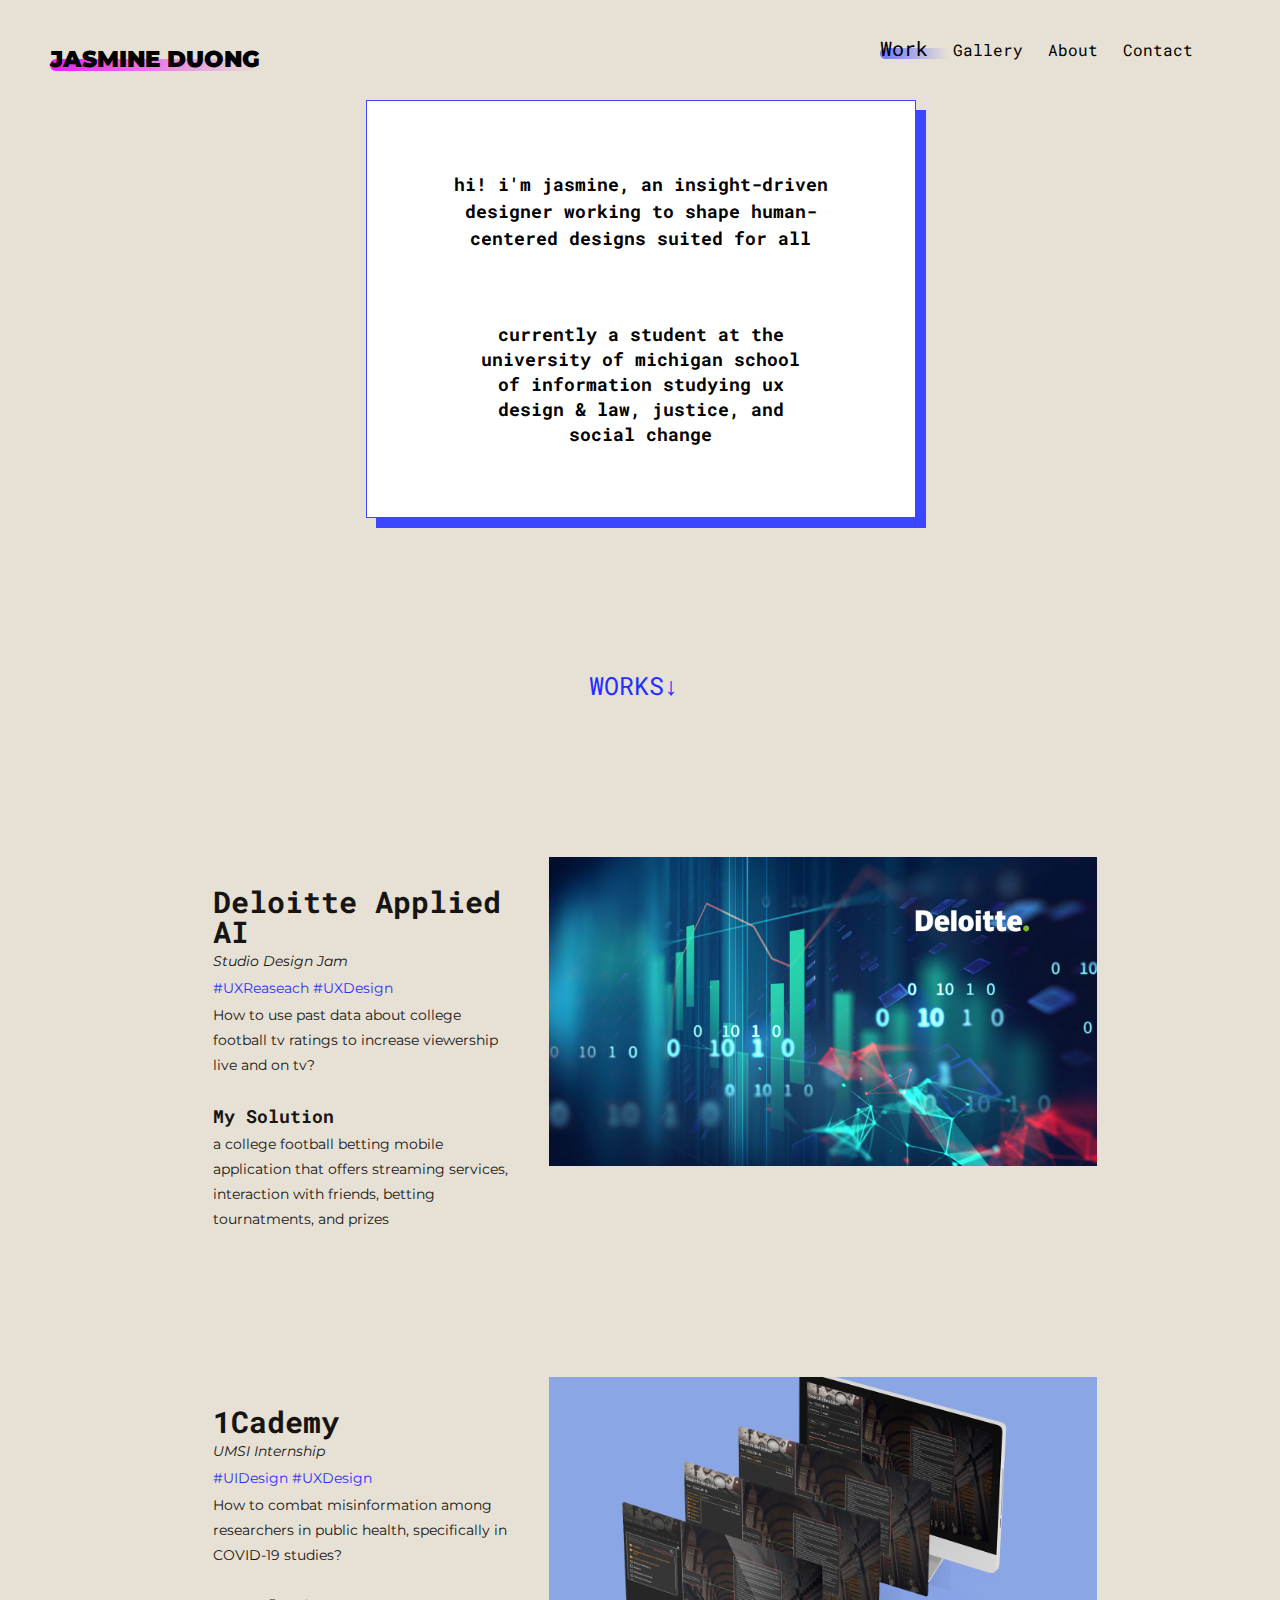
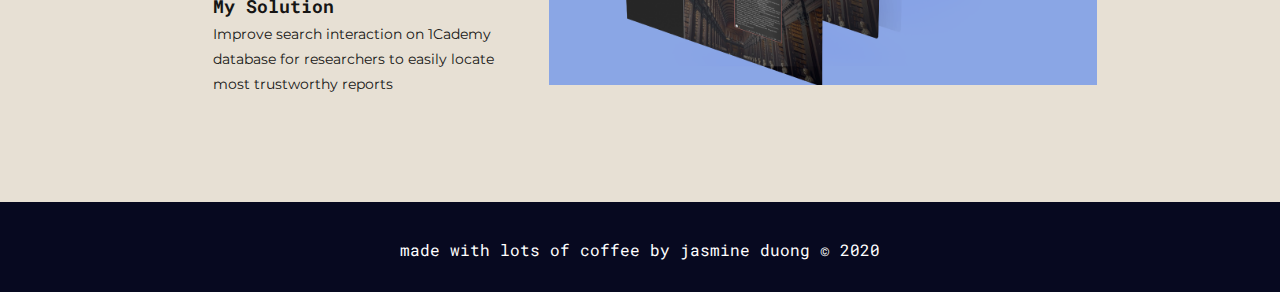
<file: index.html>
<!DOCTYPE html>
<html lang="en">
  <head>
    <meta charset="utf-8">
    <meta name="viewport" content="width=device-width, initial-scale=1.0">
    <link href="https://fonts.googleapis.com/css2?family=Montserrat&family=Roboto+Mono&display=swap" rel="stylesheet">
    <link rel="shortcut icon" type="image/png" href="images/blueicon.png"/>
    <link rel="stylesheet" type="text/css" href="css/html5reset.css">
    <link rel="stylesheet" type="text/css" href="css/style.css">
    <title>Jasmine Duong | Home</title>
    <!-- Global site tag (gtag.js) - Google Analytics -->
    <script async src="https://www.googletagmanager.com/gtag/js?id=G-CTD75PPJJ5"></script>
    <script>
      window.dataLayer = window.dataLayer || [];
      function gtag(){dataLayer.push(arguments);}
      gtag('js', new Date());

      gtag('config', 'G-CTD75PPJJ5');
    </script>

  </head>

  <body>
    <a class = "skip" href="#skip">Skip to Main Content</a>
    <header>
      <a class = "logo" href="index.html">JASMINE DUONG</a>
    
      <nav>
        <ul class="active">
          <li class = "active"><a class = 'bigger' href="index.html">Work</a></li>
          <li><a href="gallery.html">Gallery</a></li>
          <li><a href="about.html">About</a></li>
          <li><a href="contact.html">Contact</a></li>
        </ul>
      </nav>
    </header>

    <main id = "skip" class="container">
      
    <div class = "mainheader">
      <h1 > hi! i'm jasmine, an insight-driven designer working to shape human-centered designs suited for all</h1>
      <p>currently a student at the university of michigan school of information studying ux design & law, justice, and social change</p>

    </div>

    <div class = "selected">
      <a id = "proj" href = "#projects">WORKS&darr;</a>
    </div>
    
    <div class="deloitte-image">
      <img src="images/deloitte.jpg" alt=""/>
    </div>
    
    <div id = "projects" class="deloitte text-block">
      <a id="deloitte"></a>
      <h2>Deloitte Applied AI</h2>
      <p><i>Studio Design Jam</i></p>
      <p class = "hash">#UXReaseach #UXDesign</p>
      
      <p>How to use past data about college football tv ratings to increase viewership live and on tv?</p>
      <br>
      <h3>My Solution</h3>
      <p>a college football betting mobile application that offers streaming services, interaction with friends, betting tournatments, and prizes</p>
    </div>

    <div class="cademy-image">
      <img src="images/1Cademycover.png" alt=""/>
    </div>

    <div class="cademy text-block">
      <a id="cademy"></a>
      <h2>1Cademy</h2>
      <p><i>UMSI Internship</i></p>
      <p class = "hash">#UIDesign #UXDesign</p>

      <p>How to combat misinformation among researchers in public health, specifically in COVID-19 studies?</p>
      <br>
      <h3>My Solution</h3>
      <p>Improve search interaction on 1Cademy database for researchers to easily locate most trustworthy reports</p>
    </div>

    </div>
  </main>
    <footer>
      <p>made with lots of coffee by jasmine duong &copy; 2020</p>
    </footer>
  </body>
</html>
</file>
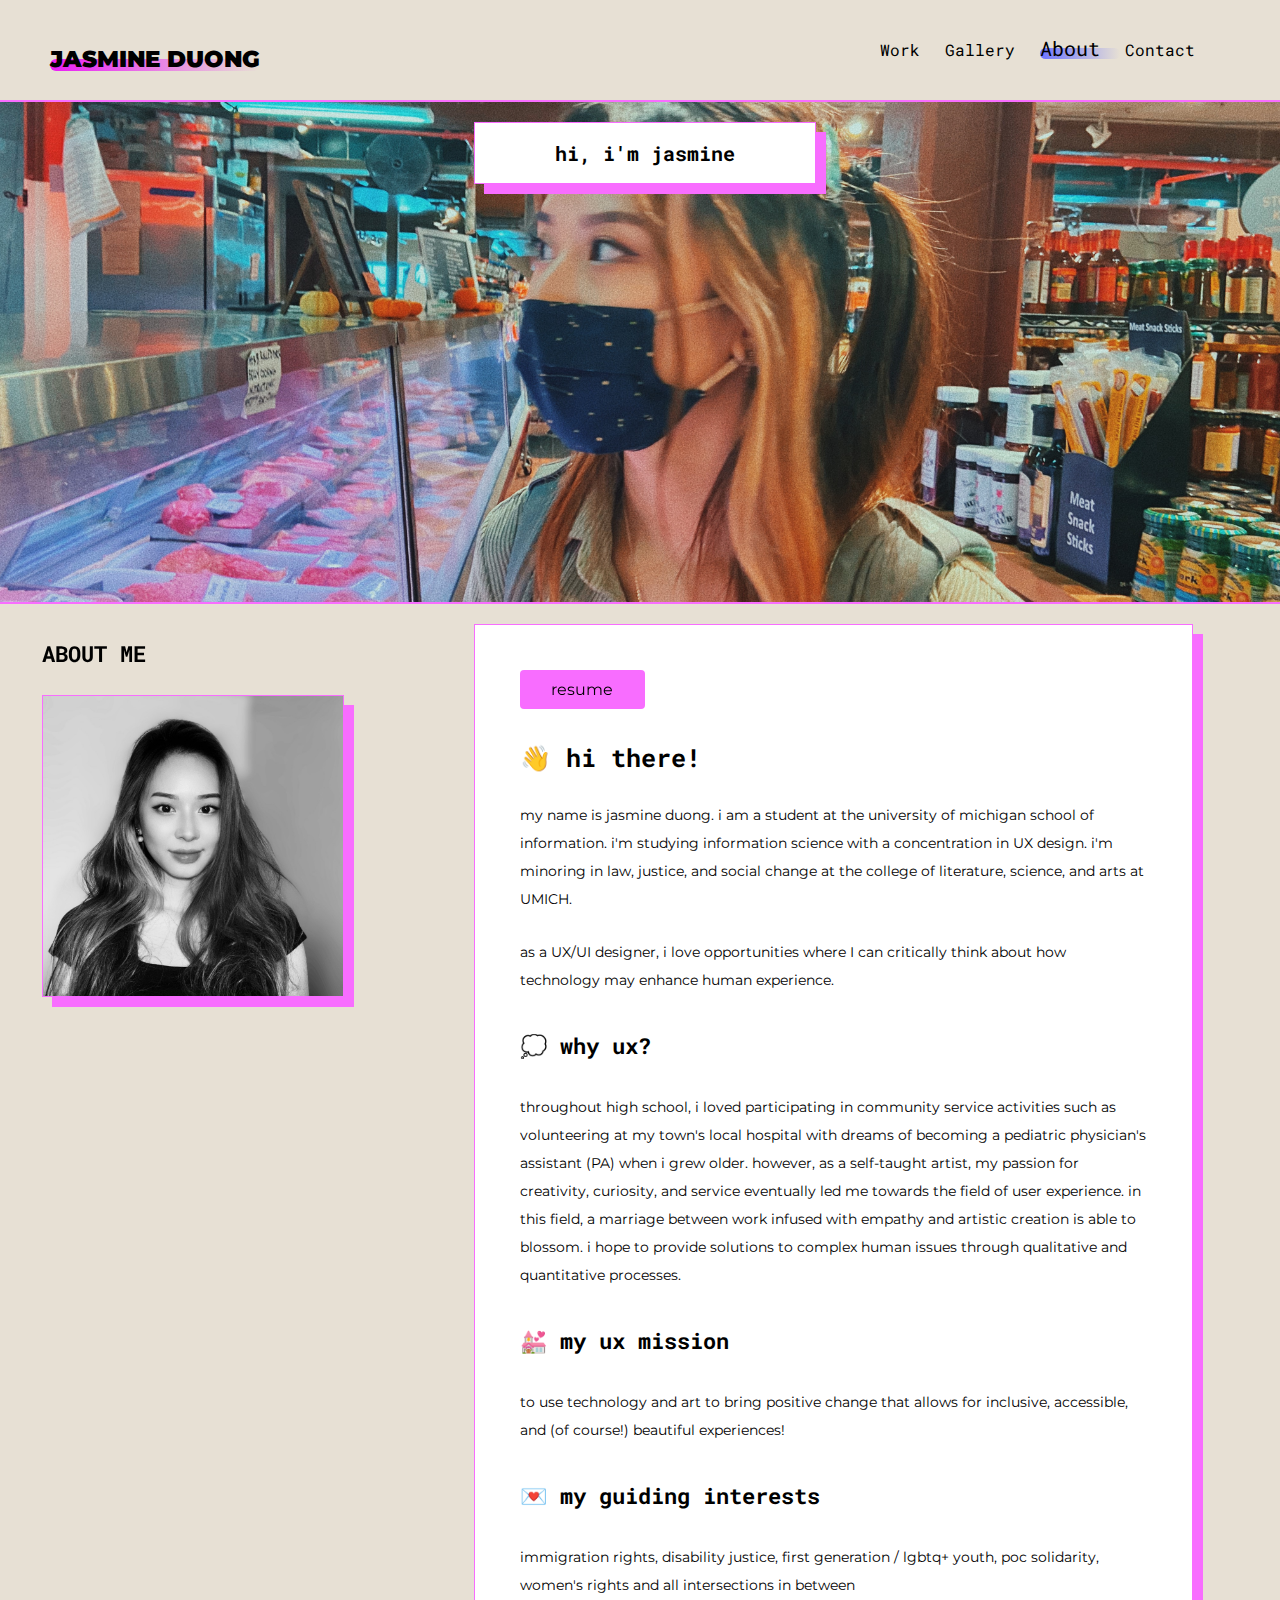
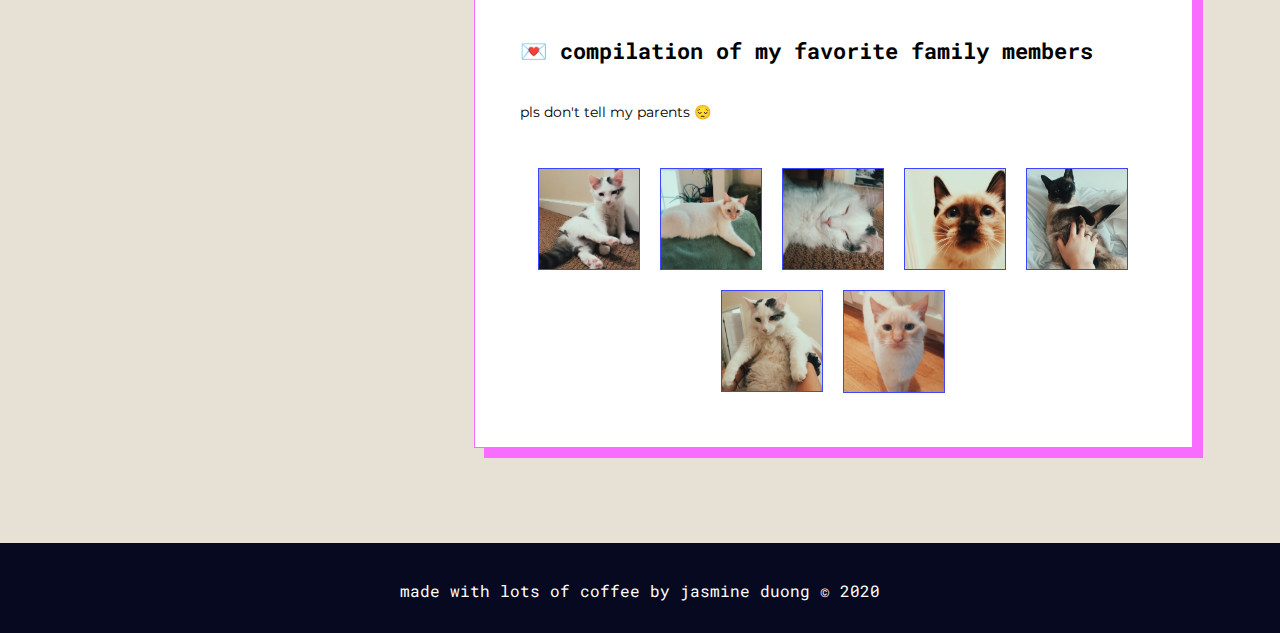
<file: about.html>
<!DOCTYPE html>
<html lang="en">
  <head>
    <meta charset="utf-8">
    <meta name="viewport" content="width=device-width, initial-scale=1.0">
    <link href="https://fonts.googleapis.com/css2?family=Montserrat&family=Roboto+Mono&display=swap" rel="stylesheet">
    <link rel="shortcut icon" type="image/png" href="images/blueicon.png"/>
    <link rel="stylesheet" type="text/css" href="css/html5reset.css">
    <link rel="stylesheet" type="text/css" href="css/style.css">
    <title>Jasmine Duong | About</title>
    <!-- Global site tag (gtag.js) - Google Analytics -->
    <script async src="https://www.googletagmanager.com/gtag/js?id=G-CTD75PPJJ5"></script>
    <script>
      window.dataLayer = window.dataLayer || [];
      function gtag(){dataLayer.push(arguments);}
      gtag('js', new Date());

      gtag('config', 'G-CTD75PPJJ5');
    </script>


  </head>


  <body>
    <a class = "skip" href="#skip">Skip to Main Content</a>

    <header>
      <a class = "logo" href="index.html">JASMINE DUONG</a>
      <nav>
        <ul class="active">
          <li><a href="index.html">Work</a></li>
          <li ><a href="gallery.html">Gallery</a></li>
          <li class = "active"><a class = 'bigger' href="about.html">About</a></li>
          <li><a href="contact.html">Contact</a></li>
        </ul>
      </nav>
    </header>

    <main id = "skip" class="aboutcontainer">
      
      <div class = "aboutheader">
        <h1 id = "abouthead">hi, i'm jasmine</h1>
      </div>

        <div id = "sticky" class = "section">
        <h2>ABOUT ME</h2>

        <div tabindex="0" class="flip-card">
          <div class="flip-card-inner">
            <div class="flip-card-front">
              <img src="images/self2.jpg" alt="Avatar" style="width:300px;height:300px;">
            </div>
            <div class="flip-card-back">
              <p>Nickname: Jas</p>
              <p>MBTI: INFJ</p>
              <p>ASTRO: Sag Sun and Moon & Pisces Rising</p>
              <p>HOUSE: Hufflepuff</p>
            </div>
          </div>
        </div>

        </div>
        

        
        <div class = "section" id = "fluid">

        <a href="https://drive.google.com/file/d/1AaFid92ZH-6z7G3L7A8kVVzdM1IChpUp/view?usp=sharing"><button class="button"><span>resume </span></button></a>
        <h3>&#128075 hi there!</h3>
        <p> my name is jasmine duong. i am a student at the university of michigan school of information. i'm studying
            information science with a concentration in UX design. i'm minoring in law, justice, and social change at the 
            college of literature, science, and arts at UMICH.
        </p>
        <p>as a UX/UI designer, i love opportunities where I can critically think about how technology may enhance human experience.</p>
        <h4>&#128173 why ux?</h4>
        <p>throughout high school, i loved participating in community service activities such as volunteering at my town's local hospital with 
            dreams of becoming a pediatric physician's assistant (PA) when i grew older. however, as a self-taught artist, my passion for creativity, 
            curiosity, and service eventually led me towards the field of user experience. in this field, a marriage between work infused with empathy
            and artistic creation is able to blossom. i hope to provide solutions to complex human issues through qualitative and quantitative processes.
        </p>
        <h4>&#128146 my ux mission</h4>
        <p>to use technology and art to bring positive change that allows for inclusive, accessible, and (of course!) beautiful experiences!
        </p>
        <h4>&#128140 my guiding interests </h4>
        <p>immigration rights, disability justice, first generation / lgbtq+ youth, poc solidarity, women's rights and all intersections in between 
        </p>
        <h4>&#128140 compilation of my favorite family members </h4>
        <p>pls don't tell my parents &#128532 
        </p>
        <br>
        <div class = "smallgallery">
            <img id="image1" src="images/cat1.JPG" alt="" />
            <img id="image2" src="images/cat2.JPG" alt="" />
            <img id="image3" src="images/cat3.JPG" alt="" />
            <img id="image4" src="images/cat4.JPG" alt="" />
            <img id="image5" src="images/cat5.JPG" alt="" />
            <img id="image6" src="images/cat6.JPG" alt="" />
            <img id="image7" src="images/cat7.JPG" alt="" />
        </div>

        </div>


        </div>
    </main>
    <footer>
      <p>made with lots of coffee by jasmine duong &copy; 2020</p>
    </footer>
  </body>
</html>
</file>
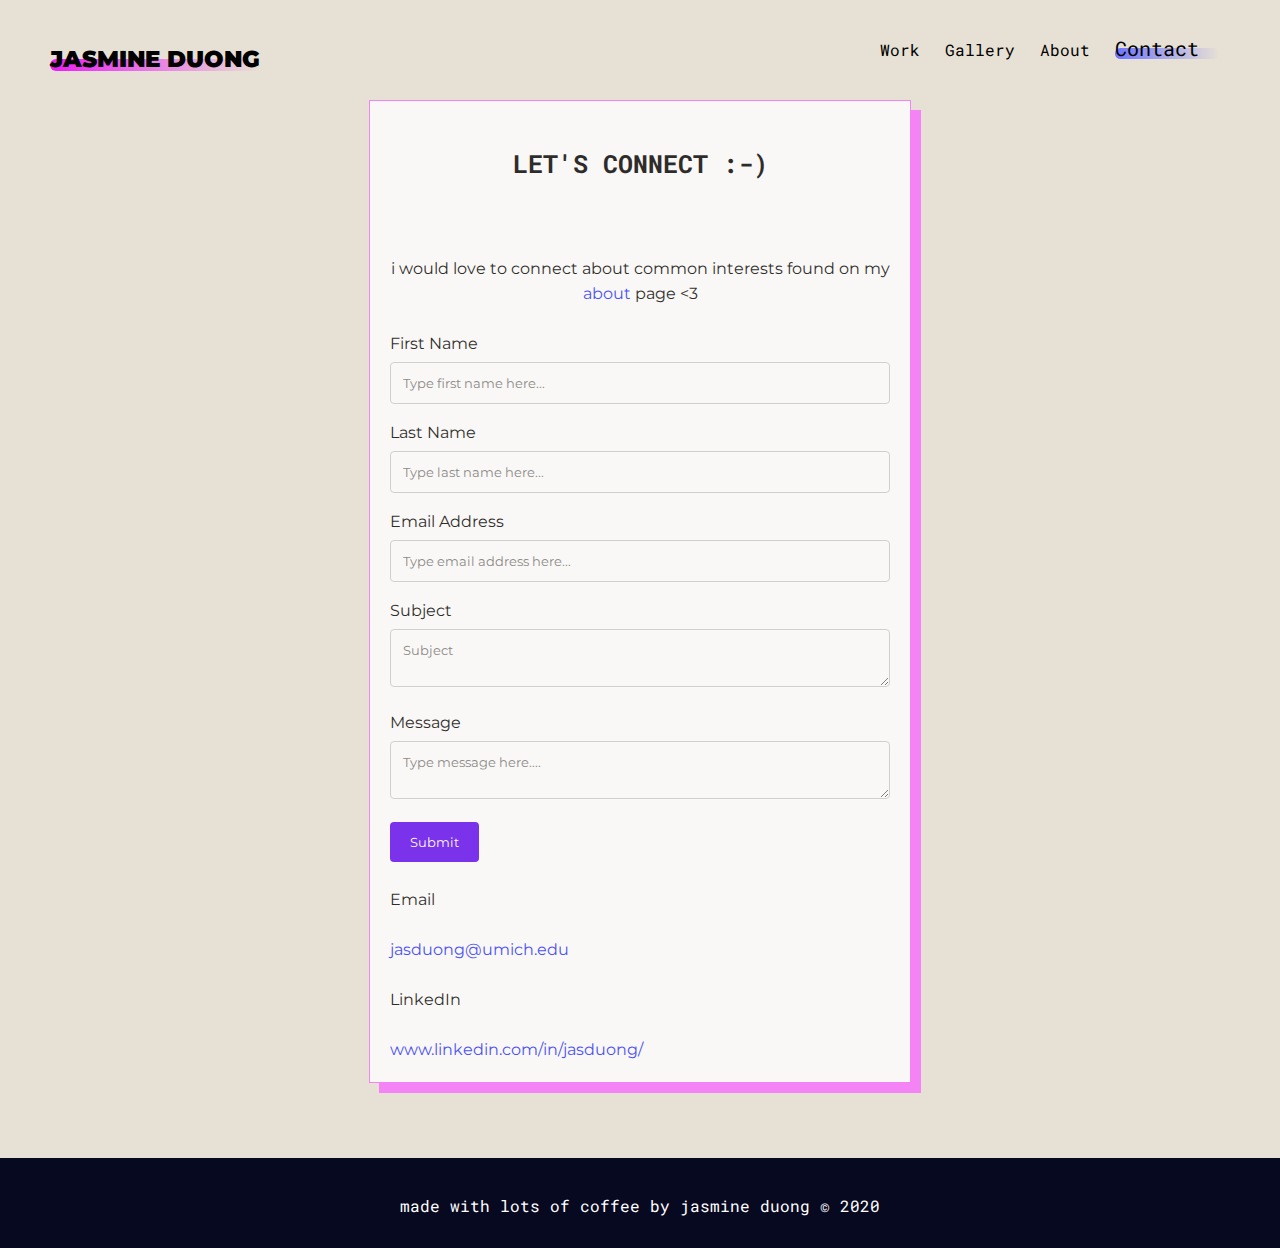
<file: contact.html>
<!DOCTYPE html>
<html lang="en">
  <head>
    <meta charset="utf-8">
    <meta name="viewport" content="width=device-width, initial-scale=1.0">
    <link href="https://fonts.googleapis.com/css2?family=Montserrat&family=Roboto+Mono&display=swap" rel="stylesheet">
    <link rel="shortcut icon" type="image/png" href="images/blueicon.png"/>
    <link rel="stylesheet" type="text/css" href="css/html5reset.css">
    <link rel="stylesheet" type="text/css" href="css/style.css">
    <title>Jasmine Duong | Contact</title>
    <!-- Global site tag (gtag.js) - Google Analytics -->
    <script async src="https://www.googletagmanager.com/gtag/js?id=G-CTD75PPJJ5"></script>
    <script>
      window.dataLayer = window.dataLayer || [];
      function gtag(){dataLayer.push(arguments);}
      gtag('js', new Date());

      gtag('config', 'G-CTD75PPJJ5');
    </script>


  </head>

  

  <body>
    <a class = "skip" href="#skip">Skip to Main Content</a>

    <header>
      <a class = "logo" href="index.html">JASMINE DUONG</a>
      <nav>
        <ul class="active">
          <li><a href="index.html">Work</a></li>
          <li><a href="gallery.html">Gallery</a></li>
          <li><a href="about.html">About</a></li>
          <li class = "active"><a class = 'bigger' href="contact.html">Contact</a></li>
        </ul>
      </nav>
    </header>

    <main id = "skip" class="container">

    <div class = "form">
        <h1>LET'S CONNECT :-)</h1>
        <br>
        <p>i would love to connect about common interests found on my <a href="about.html">about</a> page <3 </p>
        <br>
        <form action="mailto:jasduong@umich.edu" method="post" enctype="text/plain">
      
          <label for="fname">First Name</label>
          <input type="text" id="fname" name="firstname" placeholder="Type first name here...">
      
          <label for="lname">Last Name</label>
          <input type="text" id="lname" name="lastname" placeholder="Type last name here...">

          <label for="email">Email Address</label>
          <input type = "text" id="email" name="email" placeholder="Type email address here...">
      
      
          <label for="subject">Subject</label>
          <textarea id="subject" name="subject" placeholder="Subject"></textarea>

          <label for="msg">Message</label>
          <textarea id="msg" name="message" placeholder="Type message here...."></textarea>
      
          <input type="submit" value="Submit">
        </form>

        <p class = "leftp">Email</p>
        <p class = "leftp"><a href="mailto:jasduong@umich.edu">jasduong@umich.edu</a></p>
        <p class = "leftp">LinkedIn</p>
        <p class ="leftp"><a href="https://www.linkedin.com/in/jasduong/">www.linkedin.com/in/jasduong/</a></p>

      </div>

    </div>
  </main>
    <footer>
      <p>made with lots of coffee by jasmine duong &copy; 2020</p>
    </footer>
  </body>
</html>
</file>
<file: css/style.css>
@import url('https://fonts.googleapis.com/css2?family=Roboto+Mono&display=swap');


html{
    scroll-behavior: smooth;
}

header {
  min-height: 100px;
  /* display: flex;
  flex-direction: column;
  justify-content: center; */
  display:flex;
  flex-wrap:wrap;
  flex-direction: flex-end;
  justify-content:space-between;
  align-items:center;
  overflow: visible;
}

body{
  background-color: #E7E0D4;
  font-size: 18px;
  font-family: 'Montserrat', sans-serif;
  line-height: 25px;
  margin: 0;
  padding: 0;
  animation: fadein ease 3s;
  animation-iteration-count:1;
  animation-fill-mode: forwards;
}

@keyframes fadein { 
  0% { 
      opacity: 0; 
  } 
  100% { 
      opacity: 1; 
  } 
} 

.container{
  display: grid;
  grid-template-columns: 1fr;
  grid-template-rows: auto;
  row-gap: 1ch;
}

h1{
  font-size: 25px;
  font-family: 'Roboto Mono', monospace;
  line-height: 1;
  padding: 30px 0;
  text-align: center;
}

h2{
  font-size: 30px;
  font-family: 'Roboto Mono', monospace;
  line-height: 1;
  text-align: left;
  margin-left: auto;
  margin-right: auto;
  text-wrap: wrap;
}

h3{
  font-size: 25px;
  font-family: 'Roboto Mono', monospace;
  line-height: 1.5;
}

h4{
  font-size: 22px;
  font-family: 'Roboto Mono', monospace;
  padding-top: 30px;
}

p {
  text-align: center;
  padding-top: 25px;
  font-size: 16px;
}

.hash {
  color: #1520fc;
}

.logo {
  font-family: 'Montserrat', sans-serif;
  font-size: 23px;
  color: black;
  text-decoration: none;
  margin-left: 50px;
  margin-top: 30px;
  display: inline-block;
  margin-right: auto;
  margin-left: auto;
  background: linear-gradient(to right, #e019eb,#E7E0D4);
  line-height: 0em; 
  padding-bottom: 0.5em;
  border-radius: 10px;
}

.logo:hover {
  font-family: 'Montserrat', sans-serif;
  font-size: 23px;
  color: black;
  text-decoration: none;
  margin-left: 50px;
  display: inline-block;
  margin-right: auto;
  margin-left: auto;
  background: linear-gradient(to right, #6D74FF,#E7E0D4);
  line-height: 0em; 
  padding-bottom: 0.5em;
  border-radius: 10px;
}

#galleryp {
  padding: auto 100px;
}

a{
  color:#242FFF;
  text-decoration-style: wavy; 
  text-decoration-line: blink;

}

a.skip{
  background: white;
  left: 0;
  padding: 6px;
  position: absolute;
  top: -40px;
  -webkit-transition: top 1s ease-out;
  transition: top 1s ease-out;
  z-index: 1;
}

a.skip:focus{
  top:20px;
  color: black;
  text-decoration-style: solid;
}

#proj {
  text-align: center;
  align-self: center;
  font-size: 25px;
  font-family: 'Roboto Mono', monospace;
  line-height: 1;
  padding: 30px 0;
}

nav li{
  display:inline;
  padding-right:20px;
}

nav a{
  color: black;

  font-family: 'Roboto Mono', monospace;
  font-size: 16px; 
  text-decoration: none; 
}


mark {
  display: inline-block;
  background: linear-gradient(to right, #6D74FF,#E7E0D4);
  line-height: 0em; 
  padding-bottom: 0.5em;
  border-radius: 10px;
  font-style: normal;
}

.bluemark {
  display: inline-block;
  background: linear-gradient(to right, #bdc0ff,white);
  line-height: 0em; 
  padding-bottom: 0.5em;
  border-radius: 10px;

}

.pinkmark {
  display: inline-block;
  background: linear-gradient(to right, #F86DFF,#E7E0D4);
  line-height: 0em; 
  padding-bottom: 0.5em;
  border-radius: 10px;

}


nav ul li:hover{
  display: inline-block;
  background: linear-gradient(to right, #F86DFF,#E7E0D4);
  line-height: 0em; 
  padding-bottom: 0.5em;
  border-radius: 10px;
}

nav ul li a:active{
  display: inline-block;
  background: linear-gradient(to right, #ff7e15,#E7E0D4);
  line-height: 0em; 
  padding-bottom: 0.5em;
  border-radius: 10px;
}

nav ul li.active {
  display: inline-block;
  background: linear-gradient(to right, #6D74FF,#E7E0D4);
  line-height: 0em; 
  padding-bottom: 0.5em;
  border-radius: 10px;
}

nav{
  padding: 25px 0; 
  margin-left: auto;
  margin-right: auto;
}

.bigger {
  font-size: 20px;
}

.leftp {
  text-align: left;
}


.button {
  border-radius: 4px;
  background-color: #F86DFF;
  border: none;
  color: black;
  font-family: 'Montserrat';
  text-align: center;
  font-size: 16px;
  padding: 10px;
  width:125px;
  transition: all 0.5s;
  cursor: pointer;
  margin: 0px 0px 30px 0px;
}

.button span {
  cursor: pointer;
  display: inline-block;
  position: relative;
  transition: 0.5s;
}

.button span:after {
  content: '\00bb';
  position: absolute;
  opacity: 0;
  top: 0;
  right: -20px;
  transition: 0.5s;
}

.button:hover span {
  padding-right: 25px;
}

.button:hover span:after {
  opacity: 1;
  right: 0;
}

.flip-card {
  display: none;
  background-color: transparent;
  margin-top: 30px;
  width: 300px;
  height: 300px;
  perspective: 1000px; /* Remove this if you don't want the 3D effect */
}

.flip-card:focus {
  outline: 0;
}

/* This container is needed to position the front and back side */
.flip-card-inner {
  position: relative;
  border: 1px solid #F86DFF;
  box-shadow:10px 10px #F86DFF; 
  width: 100%;
  height: 100%;
  text-align: center;
  transition: transform 0.8s;
  transform-style: preserve-3d;
}

/* Do an horizontal flip when you move the mouse over the flip box container */
.flip-card:hover .flip-card-inner {
  transform: rotateY(180deg);
}

/* Position the front and back side */
.flip-card-front, .flip-card-back {
  position: absolute;
  width: 100%;
  height: 100%;
  -webkit-backface-visibility: hidden; /* Safari */
  backface-visibility: hidden;
}

/* Style the front side (fallback if image is missing) */
.flip-card-front {
  background-color: #bbb;
  color: black;
}

/* Style the back side */
.flip-card-back {
  background-color: white;
  color: black;
  transform: rotateY(180deg);
}

footer{
  display: flex;
  right: 0;
  bottom: 0;
  left: 0;
  width: 100%;
  justify-content: center;
  
  background-color: #070920;
  color: white;
  padding-top: 10px;
  padding-bottom: 30px;
  margin-top: 75px;
  bottom: 0px;
  width: 100%;
  text-align: center;
  font-family: 'Roboto Mono', monospace;
  font-size: 16px;
}


.gallery{
  /* padding: 10px 0; */
  display: flex;
  flex-flow: row wrap;
  justify-content: center;
}

.gallery > img{
  border: 5px solid white;
  /* box-shadow:10px 10px rgba(60, 69, 255, .2); */
  margin: 75px; 
  width: 275px;
  height: 100%;
  opacity: .8;
  /* filter: grayscale(20%); */
  filter: brightness(110%);
  filter: contrast(90%);
  /* filter: blur(100%); */
}

.gallery>img:hover {
  -webkit-transition: all .5s ease-in;
  -moz-transition: all .5s ease-in;
  -ms-transition: all .5s ease-in;
  -o-transition: all .5s ease-in;
  transition: all .5s ease-in;
  opacity: 1;
  transform: scale(1.30);
  -ms-transform: scale(1.30); 
  -webkit-transform: scale(1.30); 
  border: 1px solid #3C45FF;
  filter: saturate(100%);
}

.smallgallery{
  /* padding: 10px 0; */
  display: flex;
  flex-flow: row wrap;
  justify-content: center;
}

.smallgallery > img{
  border: 1px solid #3C45FF;
  margin: 10px; 
  width: 100px;
  height: 100%;

}



@media (prefers-reduced-motion: reduce) {
  .gallery>img:hover{
    -webkit-transition: none;
    -moz-transition: none;
    -ms-transition: none;
    -o-transition: none;
    transition: none;
    transform: none;
    -ms-transform: none; 
    -webkit-transform: none; 
    border: 5px solid white;
    filter: saturate(100%);
    opacity: 1;
  }
  .gallery>img{
    filter: saturate(100%);
    opacity: 1;
    border: 5px solid white;
  }

  .button {
    border-radius: 4px;
    background-color: #F86DFF;
    border: none;
    color: #FFFFFF;
    font-family: 'Montserrat';
    text-align: center;
    font-size: 16px;
    padding: 10px;
    width:125px;
    transition: all 0.5s;
    cursor: pointer;
    margin: 0px 0px 30px 0px;
  }
  
  .button span {
    cursor: pointer;
    display: inline-block;
    position: relative;
    transition: none;
  }
  
  .button span:after {
    content: '\00bb';
    position: absolute;
    opacity: 0;
    top: 0;
    right: -20px;
    transition: none;
  }
  
  .button:hover span {
    padding-right: 25px;
  }
  
  .button:hover span:after {
    opacity: 1;
    right: 0;
  }

  .flip-card {
    background-color: transparent;
    margin-top: 30px;
    width: 300px;
    height: 300px;
    perspective: 1000px; /* Remove this if you don't want the 3D effect */
  }
  
  /* This container is needed to position the front and back side */
  .flip-card-inner {
    position: relative;
    border: 1px solid #F86DFF;
    box-shadow:10px 10px #F86DFF; 
    width: 100%;
    height: 100%;
    text-align: center;
    transition: none;
    transform-style: preserve-3d;
  }
  
  /* Do an horizontal flip when you move the mouse over the flip box container */
  .flip-card:hover .flip-card-inner {
    transform: none;
  }
  
  /* Position the front and back side */
  .flip-card-front, .flip-card-back {
    position: absolute;
    width: 100%;
    height: 100%;
    -webkit-backface-visibility: hidden; /* Safari */
    backface-visibility: hidden;
  }
  
  /* Style the front side (fallback if image is missing) */
  .flip-card-front {
    background-color: #bbb;
    color: black;
  }
  
  /* Style the back side */
  .flip-card-back {
    background-color: white;
    color: black;
    transform: none;
  }

  @keyframes fadein { 
    0% { 
        opacity: 1; 
    } 
    100% { 
        opacity: 1; 
    } 
  } 
}


.container{
  display: grid;
  grid-template-columns: 1fr 1fr auto 1fr 1fr;
  grid-template-rows: auto;
  row-gap: 15px;
}



.aboutheader{
  display: none;
}

.galleryheader{
  display: flex; 
  align-items: center;
  flex-direction: column;
}
.galleryheader>h2{
  text-align: center;
  margin: 0px 300px;
}
.galleryheader>p{
  margin: 0px 300px;
}


input[type=text], select, textarea {
  width: 100%; 
  padding: 12px; 
  border: 1px solid #ccc; 
  border-radius: 4px;
  box-sizing: border-box; 
  margin-top: 6px; 
  margin-bottom: 16px; 
  resize: vertical;
  font-family: 'Montserrat', sans-serif;
  
}


input[type=submit] {
  background-color: #6107f1;
  color: white;
  padding: 12px 20px;
  border: none;
  border-radius: 4px;
  cursor: pointer;
  font-family: 'Montserrat', sans-serif;
}

input[type=submit]:hover {
  background-color: #ffb120;
  color: black;
}



.form {

  grid-column: 3 / span 1;  
  grid-row: 1 / span 1;
  
	
  font-size: 22px;
  color: black;
  font-size: 16px;
  text-align: left;
  padding-left: 15px;
  padding: 20px;
  background-color: white;
  opacity: 80%;
  border: 1px solid #F86DFF;
  box-shadow:10px 10px #F86DFF; 
  width: 60%;
  margin: auto auto;
}




.mainheader{ 
  width: 100%;
  background-color: white;
  border: 1px solid #3C45FF;
  box-shadow:10px 10px #3C45FF;
  grid-column: 1 / -1;
  grid-row: 1 / span 3;
}


.mainheader p{
  color: black;
  font-family: 'Roboto Mono', monospace;
  font-size: 18px;
  font-weight: 900;
  padding: 0px 60px 40px 60px;
  text-align: center;
  padding: 0px 30px 20px 30px;
}

.mainheader>h1{
  font-size: 18px;
  color: black;
  font-weight: bold;
  line-height: 1.5;
  text-align: center;
  padding: 20px 20px;
}

#abouthead {
  font-size: 20px;
  color: black;
  font-weight: bold;
  text-align: center;
  padding-left: 15px;
  padding: 20px;
  background-color: white;
  /* opacity: 80%; */
  border: 1px solid #F86DFF;
  box-shadow:10px 10px #F86DFF; 
  width: 300px;
  margin: 20px auto;
  display: grid;
  grid-column: 3 / span 1;
}


.selected {
  grid-column: 1 / -1;
  grid-row: 4 / span 1;
  overflow: visible;
  padding: 40px;
}

.deloitte, .cademy{
  grid-column: 1 / span 1;

}

.deloitte{
    grid-row: 5 / span 1;
    grid-column: 1 / -1;

}

.deloitte-image {
  grid-column: 1 / -1;
  grid-row: 6 / auto;
}

.cademy{
  grid-row: 7 / span 1;
  grid-column: 1 / -1;
  overflow:hidden;
}

.cademy-image{
  grid-column: 1 / -1;
  grid-row: 8 / auto;
}

img {
  max-height: 100%;
  width: 100%;
  object-fit: cover;
  overflow: hidden;
}



.text-block{
  background-color: white;
  opacity: 90%;
  /* border: 1px solid #3C45FF;
  box-shadow:10px 10px #3C45FF;  */
  padding: 30px;
  align-content: center;
  align-self: center;
  
}

.text-block p {
  text-align: left;
  padding-top: 2px;
}

.section {
  padding: 5% 5% 5% 5%;
  font-size: 30px;
  margin: 20px auto;
}

.aboutcontainer{
  display:grid;
  grid-template-columns: 1fr;
  column-gap: 10px;
}

#sticky {
  grid-column: 1 / span 1;
}

#sticky h2 {
  font-size: 22px;
  font-family: 'Roboto Mono', monospace;
  text-wrap: wrap;
}

#fluid{
  /* background: #E7E0D4; */
  font-size: 14px;
  line-height: 2;
  color: black;
  background-color: white;
  border: 1px solid #F86DFF;
  box-shadow:10px 10px #F86DFF; 
  width: 70%;
  margin: 20px auto;
}
#fluid>p{
  font-size: 14px;
  text-align: left;
}

@media (min-width: 530px){
  .logo {
    font-family: 'Montserrat', sans-serif;
    font-size: 23px;
    font-weight: 1000;
    color: black;
    text-decoration: none;
    margin-left: 50px;
    display: inline-block;
    background: linear-gradient(to right, #ea1cf5,#E7E0D4);
    line-height: 0em; 
    padding-bottom: 0.5em;
    border-radius: 10px;

  }


  nav{
    display: block;
    width: 100px;
    margin-left: 0;
    margin-right: 0;
  }

  nav li{
    display:block;
    padding-right:20px;
    white-space: nowrap;
  }

  
  nav a{
    display:block;
    color: black;
    font-family: 'Roboto Mono', monospace;
    font-size: 16px; 
    text-decoration: none; 
  }
  
  
  nav ul li:hover{
    display: inline-block;
    background: linear-gradient(to right, #F86DFF,#E7E0D4);
    line-height: 0em; 
    padding-bottom: 0.5em;
    border-radius: 10px;
 
  }
  
  nav ul li a:active{
    display: inline-block;
    background: linear-gradient(to right, #ff7e15,#E7E0D4);
    line-height: 0em; 
    padding-bottom: 0.5em;
    border-radius: 10px;
  
  }
  
  nav ul li.active {
    display: inline-block;
    background: linear-gradient(to right, #6D74FF,#E7E0D4);
    line-height: 0em; 
    padding-bottom: 0.5em;
    border-radius: 10px;
   
  }
  
  .aboutheader{
    display: none;
  }

}

@media (min-width: 800px){
  nav{
    display: inline;
    width: 400px;
  }

  nav li{
    display:inline;
    padding-right:20px;
  }
  
  nav a{
    display: inline;
    color: black;
    font-family: 'Roboto Mono', monospace;
    font-size: 16px; 
    text-decoration: none; 
    box-sizing: border-box;
  }

  
  nav ul li:hover{
    display: inline-block;
    background: linear-gradient(to right, #F86DFF,#E7E0D4);
    line-height: 0em; 
    padding-bottom: 0.5em;
    border-radius: 10px;
  }
  
  nav ul li a:active{
    display: inline-block;
    background: linear-gradient(to right, #ff7e15,#E7E0D4);
    line-height: 0em; 
    padding-bottom: 0.5em;
    border-radius: 10px;
  }
  
  nav ul li.active {
    display: inline-block;
    background: linear-gradient(to right, #6D74FF,#E7E0D4);
    line-height: 0em; 
    padding-bottom: 0.5em;
    border-radius: 10px;
  }

  .flip-card {
    display: block;
    background-color: transparent;
    margin-top: 30px;
    width: 300px;
    height: 300px;
    perspective: 1000px; /* Remove this if you don't want the 3D effect */
  }
  
  /* This container is needed to position the front and back side */
  .flip-card-inner {
    position: relative;
    border: 1px solid #F86DFF;
    box-shadow:10px 10px #F86DFF; 
    width: 100%;
    height: 100%;
    text-align: center;
    transition: transform 0.8s;
    transform-style: preserve-3d;
  }
  
  /* Do an horizontal flip when you move the mouse over the flip box container */
  .flip-card:hover .flip-card-inner {
    transform: rotateY(180deg);
  }
  
  /* Position the front and back side */
  .flip-card-front, .flip-card-back {
    position: absolute;
    width: 100%;
    height: 100%;
    -webkit-backface-visibility: hidden; /* Safari */
    backface-visibility: hidden;
  }
  
  /* Style the front side (fallback if image is missing) */
  .flip-card-front {
    background-color: #bbb;
    color: black;
  }
  
  /* Style the back side */
  .flip-card-back {
    background-color: white;
    color: black;
    transform: rotateY(180deg);
  }

  .aboutheader{
    display:block;
    background-image: url(../images/self.JPG);
    background-attachment: fixed;    
    background-repeat: no-repeat; 
    background-size: cover;    
    background-position: center top;   
    min-height: 500px;  
    border-top: 2px  solid #F86DFF;      
    border-bottom: 2px  solid #F86DFF;     
  
    grid-column: 1 / -1;  
    grid-row: 1 / span 1;   
  }
  

  .logo {
    font-family: 'Montserrat', sans-serif;
    font-size: 23px;
    font-weight: 1000;
    color: black;
    text-decoration: none;
    margin-left: 50px;
    margin-top: 30px;
    display: inline-block;
    background: linear-gradient(to right, #ea1cf5,#E7E0D4);
    line-height: 0em; 
    padding-bottom: 0.5em;
    border-radius: 10px;
  }
  
  .logo:hover {
    font-family: 'Montserrat', sans-serif;
    font-size: 23px;
    color: black;
    text-decoration: none;
    margin-left: 50px;
    display: inline-block;
    background: linear-gradient(to right, #6D74FF,#E7E0D4);
    line-height: 0em; 
    padding-bottom: 0.5em;
    border-radius: 10px;
  }

  .container{
    display:grid;
    grid-template-columns: 1fr 1fr 1fr 1fr 1fr 1fr 1fr;
    grid-template-rows: auto;
    grid-row-gap: 115px;
    
  }

  .text-block{
    background-color: transparent;
    /* opacity: 80%; */
    /* border: 1px solid #3C45FF;
    box-shadow:10px 10px #3C45FF;  */
    padding: 30px;
    align-content: center;
    align-self: center;
    
  }

  .mainheader{ 
    width: 100%;
    background-color: white;
    border: 1px solid #3C45FF;
    box-shadow:10px 10px #3C45FF;
    grid-column: 3 / span 3;
    grid-row: 1 / span 3;
  }

  .mainheader p{
  color: black;
  font-family: 'Roboto Mono', monospace;
  font-size: 18px;
  font-weight: 900;
  padding: 0px 60px 40px 60px;
  text-align: center;
  padding: 0px 100px 70px 100px;
}

.mainheader>h1{
  font-size: 18px;
  color: black;
  font-weight: bold;
  line-height: 1.5;
  text-align: center;
  padding: 70px 70px;
}


  .selected {
    grid-column: 4 / span 1;
  }
  
  .deloitte, .cademy{
    grid-column: 2 / span 2;
  }

  .deloitte p{ 
    font-size: 14px;
  }
  .deloitte h3{
    font-size: 18px;
  }

  .cademy p{
    font-size: 14px;
  }
  .cademy h3{
    font-size: 18px;
  }

  /* .deloitte-image, .cademy-image{
    grid-column: 4 / span 3;
  } */

  /* .deloitte{
  grid-column: 2 / span 1;

}

, .cademy {

} */

.deloitte{
    grid-row: 5 / span 1;
    grid-column: 2 / span 2;

}

.deloitte-image {
  grid-column: 4 / span 3;
  grid-row: 5 / auto;
}

.cademy{
  grid-row: 6 / span 1;
  grid-column: 2 / span 2;
  overflow:hidden;
}

.cademy-image{
  grid-column: 4 / span 3;
  grid-row: 6 / auto;
}

  .section {
    padding: 5% 5% 5% 5%;
    font-size: 30px;
    margin: 20px auto;
  }

  .aboutcontainer{
    display:grid;
    grid-template-columns: 30% 70%;
  }
  
  #sticky {
    position: -webkit-sticky; 
    position: sticky;
    top:1px; 
    height: 100vh;
    box-sizing: border-box;
  
  }
  
  #sticky h2 {
    font-size: 22px;
    font-family: 'Roboto Mono', monospace;
    text-wrap: wrap;
  }
  
  #fluid{
    font-size: 16px;
    line-height: 2;
    color: black;
    text-align: left;
    background-color: white;
    border: 1px solid #F86DFF;
    box-shadow:10px 10px #F86DFF; 
    margin: 20px 80px;
  }

  .form {

    grid-column: 4 / span 1;  
    grid-row: 1 / span 1;
    
    
    font-size: 22px;
    color: black;
    font-size: 16px;
    text-align: left;
    padding-left: 15px;
    padding: 20px;
    background-color: white;
    /* opacity: 80%; */
    border: 1px solid #F86DFF;
    box-shadow:10px 10px #F86DFF; 
    width: 500px;
    margin: auto auto;
  }

}



@media screen and (prefers-reduced-motion: reduce){
  html{
      scroll-behavior: auto; /* Removes scroll animation */
  }

}
</file>
